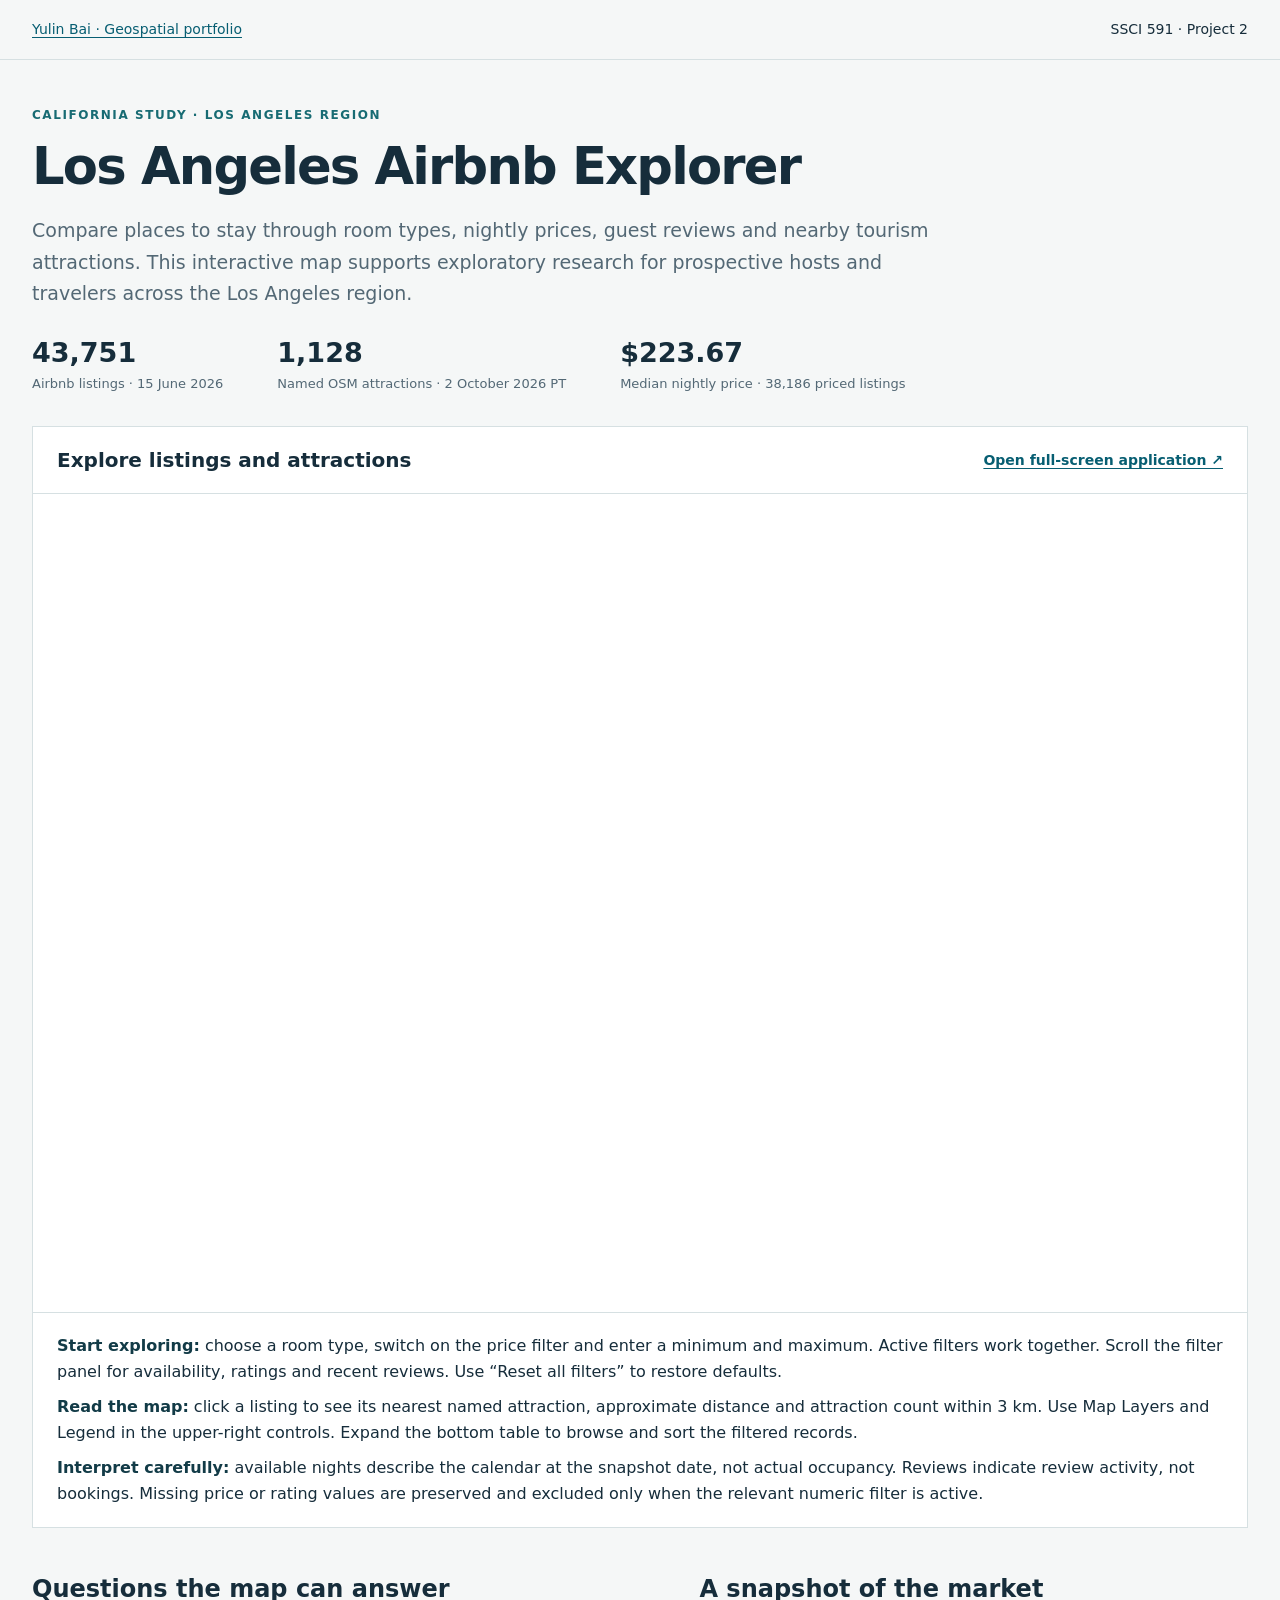
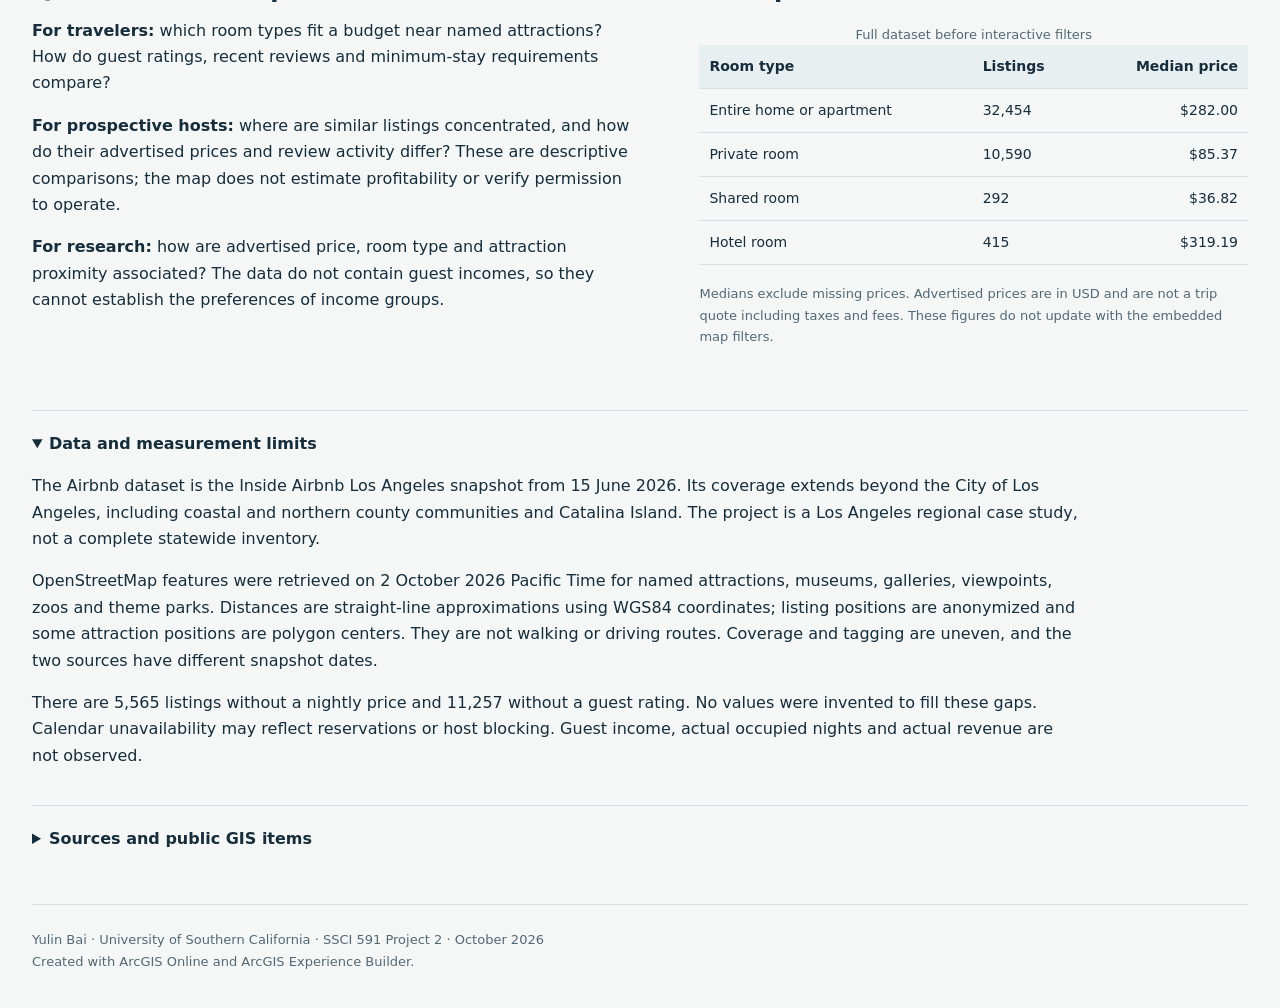
<file: project2-airbnb.html>
<!doctype html>
<html lang="en">
<head>
  <meta charset="utf-8">
  <meta name="viewport" content="width=device-width, initial-scale=1">
  <meta name="description" content="Explore Los Angeles Airbnb listings by room type, price, guest reviews, calendar availability and proximity to tourism attractions.">
  <title>Los Angeles Airbnb Explorer | Yulin Bai</title>
  <style>
    :root{color-scheme:light;--ink:#162d3b;--muted:#536875;--paper:#f5f7f7;--line:#d6e0e2;--accent:#176b73}
    *{box-sizing:border-box} body{margin:0;background:var(--paper);color:var(--ink);font:16px/1.65 system-ui,-apple-system,"Segoe UI",sans-serif}
    a{color:#075e72;text-underline-offset:3px} a:hover{color:#003d4b} a:focus-visible,summary:focus-visible{outline:3px solid #c87522;outline-offset:4px}
    .skip{position:absolute;left:12px;top:-60px;background:white;padding:10px;z-index:20}.skip:focus{top:10px}
    nav,.wrap{max-width:1440px;margin:auto;padding-left:32px;padding-right:32px} nav{display:flex;justify-content:space-between;gap:20px;padding-top:18px;padding-bottom:18px;border-bottom:1px solid var(--line);font-size:14px}
    header{padding:46px 0 30px}.eyebrow{font-weight:700;letter-spacing:.13em;text-transform:uppercase;font-size:12px;color:var(--accent)}
    h1{font-size:clamp(32px,4vw,54px);line-height:1.12;letter-spacing:-.035em;margin:12px 0 20px;font-weight:750} h2{font-size:24px;line-height:1.3;margin:0 0 12px} h3{font-size:18px;margin:0 0 8px}
    .intro{max-width:920px;font-size:19px;color:var(--muted);margin:0}.metrics{display:flex;flex-wrap:wrap;gap:24px 54px;margin-top:28px}.metric strong{font-size:27px;display:block;line-height:1.2}.metric span{color:var(--muted);font-size:13px}
    .maphead{display:flex;justify-content:space-between;align-items:center;gap:20px;padding:20px 24px;background:#fff;border:1px solid var(--line);border-bottom:0}.maphead h2{font-size:20px;margin:0}.maphead a{font-size:14px;font-weight:600}
    iframe{display:block;width:100%;height:820px;border:1px solid var(--line);background:#fff}.guide{background:#fff;border:1px solid var(--line);border-top:0;padding:20px 24px}.guide p{margin:0 0 8px}.guide p:last-child{margin-bottom:0}.guide strong{color:#123b47}
    .sections{display:grid;grid-template-columns:1.1fr 1fr;gap:64px;margin:46px 0}.sections p{margin:0 0 16px}table{width:100%;border-collapse:collapse;font-size:14px;margin:18px 0}th,td{text-align:left;padding:10px;border-bottom:1px solid var(--line)}th{background:#e8eff0}td:last-child,th:last-child{text-align:right}.small{font-size:13px;color:var(--muted)}
    details{border-top:1px solid var(--line);padding:20px 0}summary{cursor:pointer;font-weight:700}details p,details ul{max-width:1050px}.links{display:flex;flex-wrap:wrap;gap:10px 26px}footer{border-top:1px solid var(--line);margin-top:32px;padding:24px 0 36px;font-size:13px;color:var(--muted)}
    @media(max-width:720px){nav,.wrap{padding-left:18px;padding-right:18px}header{padding-top:28px}.intro{font-size:17px}.metrics{gap:18px 30px}.sections{grid-template-columns:1fr;gap:24px;margin-top:30px}.maphead{align-items:flex-start;padding:16px;flex-direction:column;gap:8px}iframe{height:860px}.guide{padding:16px}th,td{padding:8px 5px}}
    @media print{iframe{height:500px}.skip,nav{display:none}details{display:block}}
  </style>
</head>
<body>
  <a class="skip" href="#explore">Skip to interactive map</a>
  <nav aria-label="Project navigation"><a href="./index.html">Yulin Bai · Geospatial portfolio</a><span>SSCI 591 · Project 2</span></nav>
  <main class="wrap">
    <header>
      <div class="eyebrow">California study · Los Angeles region</div>
      <h1>Los Angeles Airbnb Explorer</h1>
      <p class="intro">Compare places to stay through room types, nightly prices, guest reviews and nearby tourism attractions. This interactive map supports exploratory research for prospective hosts and travelers across the Los Angeles region.</p>
      <div class="metrics" aria-label="Dataset summary">
        <div class="metric"><strong>43,751</strong><span>Airbnb listings · 15 June 2026</span></div>
        <div class="metric"><strong>1,128</strong><span>Named OSM attractions · 2 October 2026 PT</span></div>
        <div class="metric"><strong>$223.67</strong><span>Median nightly price · 38,186 priced listings</span></div>
      </div>
    </header>
    <section id="explore" aria-label="Interactive Airbnb explorer">
      <div class="maphead"><h2>Explore listings and attractions</h2><a href="https://experience.arcgis.com/experience/58418c59eaeb48f9a66fcbedbfca5048/" target="_blank" rel="noopener">Open full-screen application ↗</a></div>
      <iframe title="Los Angeles Airbnb Explorer built with ArcGIS Experience Builder" src="https://experience.arcgis.com/experience/58418c59eaeb48f9a66fcbedbfca5048/" allowfullscreen loading="eager"></iframe>
      <div class="guide">
        <p><strong>Start exploring:</strong> choose a room type, switch on the price filter and enter a minimum and maximum. Active filters work together. Scroll the filter panel for availability, ratings and recent reviews. Use “Reset all filters” to restore defaults.</p>
        <p><strong>Read the map:</strong> click a listing to see its nearest named attraction, approximate distance and attraction count within 3 km. Use Map Layers and Legend in the upper-right controls. Expand the bottom table to browse and sort the filtered records.</p>
        <p><strong>Interpret carefully:</strong> available nights describe the calendar at the snapshot date, not actual occupancy. Reviews indicate review activity, not bookings. Missing price or rating values are preserved and excluded only when the relevant numeric filter is active.</p>
      </div>
    </section>
    <div class="sections">
      <section aria-labelledby="questions"><h2 id="questions">Questions the map can answer</h2>
        <p><strong>For travelers:</strong> which room types fit a budget near named attractions? How do guest ratings, recent reviews and minimum-stay requirements compare?</p>
        <p><strong>For prospective hosts:</strong> where are similar listings concentrated, and how do their advertised prices and review activity differ? These are descriptive comparisons; the map does not estimate profitability or verify permission to operate.</p>
        <p><strong>For research:</strong> how are advertised price, room type and attraction proximity associated? The data do not contain guest incomes, so they cannot establish the preferences of income groups.</p>
      </section>
      <section aria-labelledby="snapshot"><h2 id="snapshot">A snapshot of the market</h2>
        <table><caption class="small">Full dataset before interactive filters</caption><thead><tr><th scope="col">Room type</th><th scope="col">Listings</th><th scope="col">Median price</th></tr></thead><tbody>
          <tr><td>Entire home or apartment</td><td>32,454</td><td>$282.00</td></tr>
          <tr><td>Private room</td><td>10,590</td><td>$85.37</td></tr>
          <tr><td>Shared room</td><td>292</td><td>$36.82</td></tr>
          <tr><td>Hotel room</td><td>415</td><td>$319.19</td></tr>
        </tbody></table><p class="small">Medians exclude missing prices. Advertised prices are in USD and are not a trip quote including taxes and fees. These figures do not update with the embedded map filters.</p>
      </section>
    </div>
    <details open><summary>Data and measurement limits</summary>
      <p>The Airbnb dataset is the Inside Airbnb Los Angeles snapshot from 15 June 2026. Its coverage extends beyond the City of Los Angeles, including coastal and northern county communities and Catalina Island. The project is a Los Angeles regional case study, not a complete statewide inventory.</p>
      <p>OpenStreetMap features were retrieved on 2 October 2026 Pacific Time for named attractions, museums, galleries, viewpoints, zoos and theme parks. Distances are straight-line approximations using WGS84 coordinates; listing positions are anonymized and some attraction positions are polygon centers. They are not walking or driving routes. Coverage and tagging are uneven, and the two sources have different snapshot dates.</p>
      <p>There are 5,565 listings without a nightly price and 11,257 without a guest rating. No values were invented to fill these gaps. Calendar unavailability may reflect reservations or host blocking. Guest income, actual occupied nights and actual revenue are not observed.</p>
    </details>
    <details><summary>Sources and public GIS items</summary>
      <p>Airbnb data: <a href="https://insideairbnb.com/get-the-data/">Inside Airbnb</a>, licensed under <a href="https://creativecommons.org/licenses/by/4.0/">CC BY 4.0</a>. See the <a href="https://insideairbnb.com/data-assumptions/">data assumptions</a>. Tourism features: © <a href="https://www.openstreetmap.org/copyright">OpenStreetMap contributors</a>, available under the Open Database License. Basemap attribution is displayed inside the map.</p>
      <div class="links"><a href="https://www.arcgis.com/home/item.html?id=82b21a224a164c1da01c38d8b059b8b8">Published Airbnb layer</a><a href="https://www.arcgis.com/home/item.html?id=d019144c06f14d3da8e63b1299a8eb0b">Published attraction layer</a><a href="https://www.arcgis.com/home/item.html?id=bcb34b662ad74996b952a48315cd7fce">Public Web Map</a><a href="https://github.com/maxwelljojo13-ship-it/ssci591-project-1/blob/main/project2-airbnb.html">HTML source</a></div>
    </details>
    <footer>Yulin Bai · University of Southern California · SSCI 591 Project 2 · October 2026<br>Created with ArcGIS Online and ArcGIS Experience Builder.</footer>
  </main>
</body>
</html>
</file>
